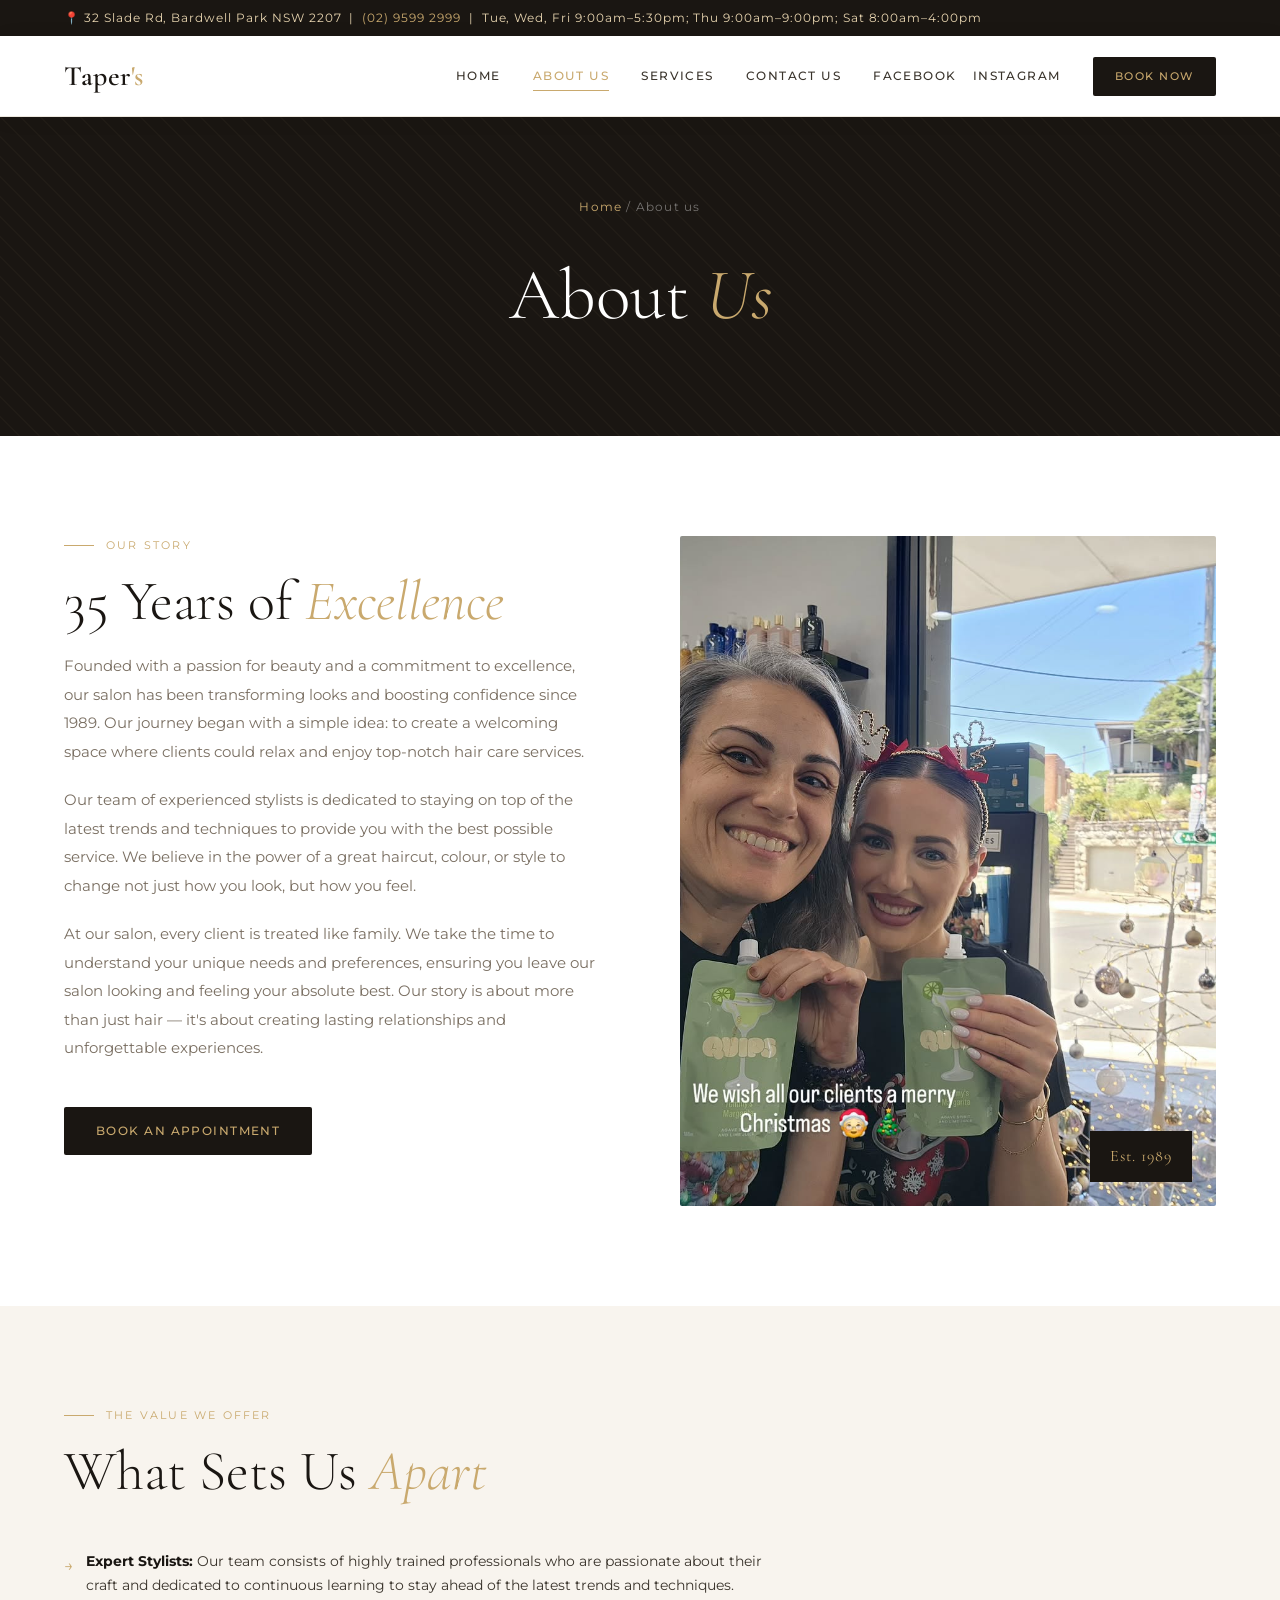
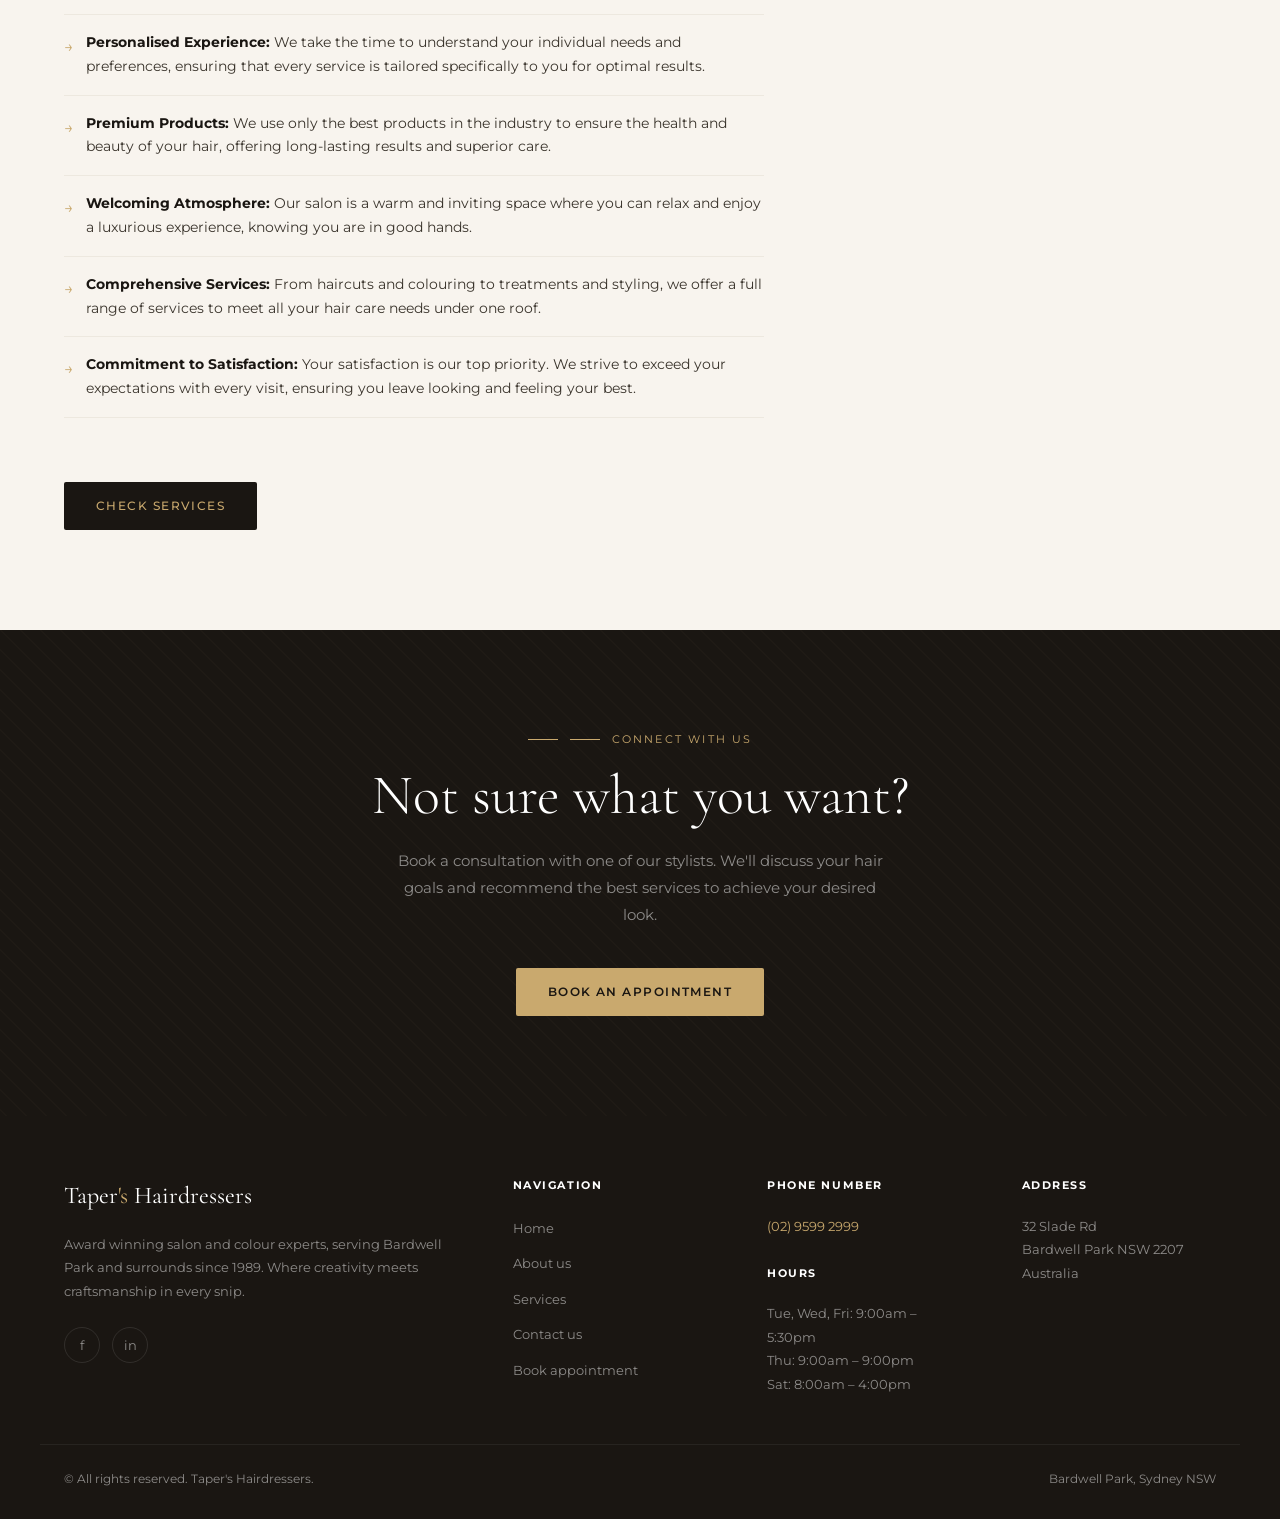
<file: about.html>
<!DOCTYPE html>
<html lang="en">
<head>
  <meta charset="UTF-8">
  <meta name="viewport" content="width=device-width, initial-scale=1.0">
  <title>About Us – Taper's Hairdressers</title>
  <link rel="stylesheet" href="css/style.css">
</head>
<body>
  <div id="site-header"></div>

  <div class="page-hero">
    <p class="breadcrumb"><a href="index.html">Home</a> / About us</p>
    <h1>About <em style="font-style:italic;color:var(--gold)">Us</em></h1>
  </div>

  <section class="about-story">
    <div class="section-inner">
      <div class="about-story-grid">
        <div class="about-story-text">
          <div class="section-label">Our Story</div>
          <h2 class="section-title">35 Years of <em>Excellence</em></h2>
          <p>Founded with a passion for beauty and a commitment to excellence, our salon has been transforming looks and boosting confidence since 1989. Our journey began with a simple idea: to create a welcoming space where clients could relax and enjoy top-notch hair care services.</p>
          <p>Our team of experienced stylists is dedicated to staying on top of the latest trends and techniques to provide you with the best possible service. We believe in the power of a great haircut, colour, or style to change not just how you look, but how you feel.</p>
          <p>At our salon, every client is treated like family. We take the time to understand your unique needs and preferences, ensuring you leave our salon looking and feeling your absolute best. Our story is about more than just hair — it's about creating lasting relationships and unforgettable experiences.</p>
          <a href="#" target="_blank" class="btn-dark booking-link" style="margin-top:24px;">Book An Appointment</a>
        </div>
        <div class="about-image-2"></div>
      </div>
    </div>
  </section>

  <section style="background:var(--cream);padding:100px 0;">
    <div class="section-inner">
      <div class="section-label">The Value We Offer</div>
      <h2 class="section-title">What Sets Us <em>Apart</em></h2>
      <ul class="value-list" style="max-width:700px;margin-top:32px;">
        <li>
          <span class="value-icon">→</span>
          <span><strong>Expert Stylists:</strong> Our team consists of highly trained professionals who are passionate about their craft and dedicated to continuous learning to stay ahead of the latest trends and techniques.</span>
        </li>
        <li>
          <span class="value-icon">→</span>
          <span><strong>Personalised Experience:</strong> We take the time to understand your individual needs and preferences, ensuring that every service is tailored specifically to you for optimal results.</span>
        </li>
        <li>
          <span class="value-icon">→</span>
          <span><strong>Premium Products:</strong> We use only the best products in the industry to ensure the health and beauty of your hair, offering long-lasting results and superior care.</span>
        </li>
        <li>
          <span class="value-icon">→</span>
          <span><strong>Welcoming Atmosphere:</strong> Our salon is a warm and inviting space where you can relax and enjoy a luxurious experience, knowing you are in good hands.</span>
        </li>
        <li>
          <span class="value-icon">→</span>
          <span><strong>Comprehensive Services:</strong> From haircuts and colouring to treatments and styling, we offer a full range of services to meet all your hair care needs under one roof.</span>
        </li>
        <li>
          <span class="value-icon">→</span>
          <span><strong>Commitment to Satisfaction:</strong> Your satisfaction is our top priority. We strive to exceed your expectations with every visit, ensuring you leave looking and feeling your best.</span>
        </li>
      </ul>
      <a href="services.html" class="btn-dark" style="margin-top:40px;">Check Services</a>
    </div>
  </section>

  <section class="cta-section">
    <div class="section-inner">
      <div class="section-label" style="justify-content:center;color:var(--gold)">
        <span style="display:block;width:30px;height:1px;background:var(--gold)"></span>
        Connect With Us
      </div>
      <h2 class="section-title">Not sure what you want?</h2>
      <p>Book a consultation with one of our stylists. We'll discuss your hair goals and recommend the best services to achieve your desired look.</p>
      <a href="#" target="_blank" class="btn-primary booking-link">Book An Appointment</a>
    </div>
  </section>

  <div id="site-footer"></div>

  <script src="js/main.js"></script>
  <script>
    document.getElementById('site-header').innerHTML = getHeader('About us');
    document.getElementById('site-footer').innerHTML = getFooter();
    initHamburger();
    initBookingLinks();
  </script>
</body>
</html>
</file>
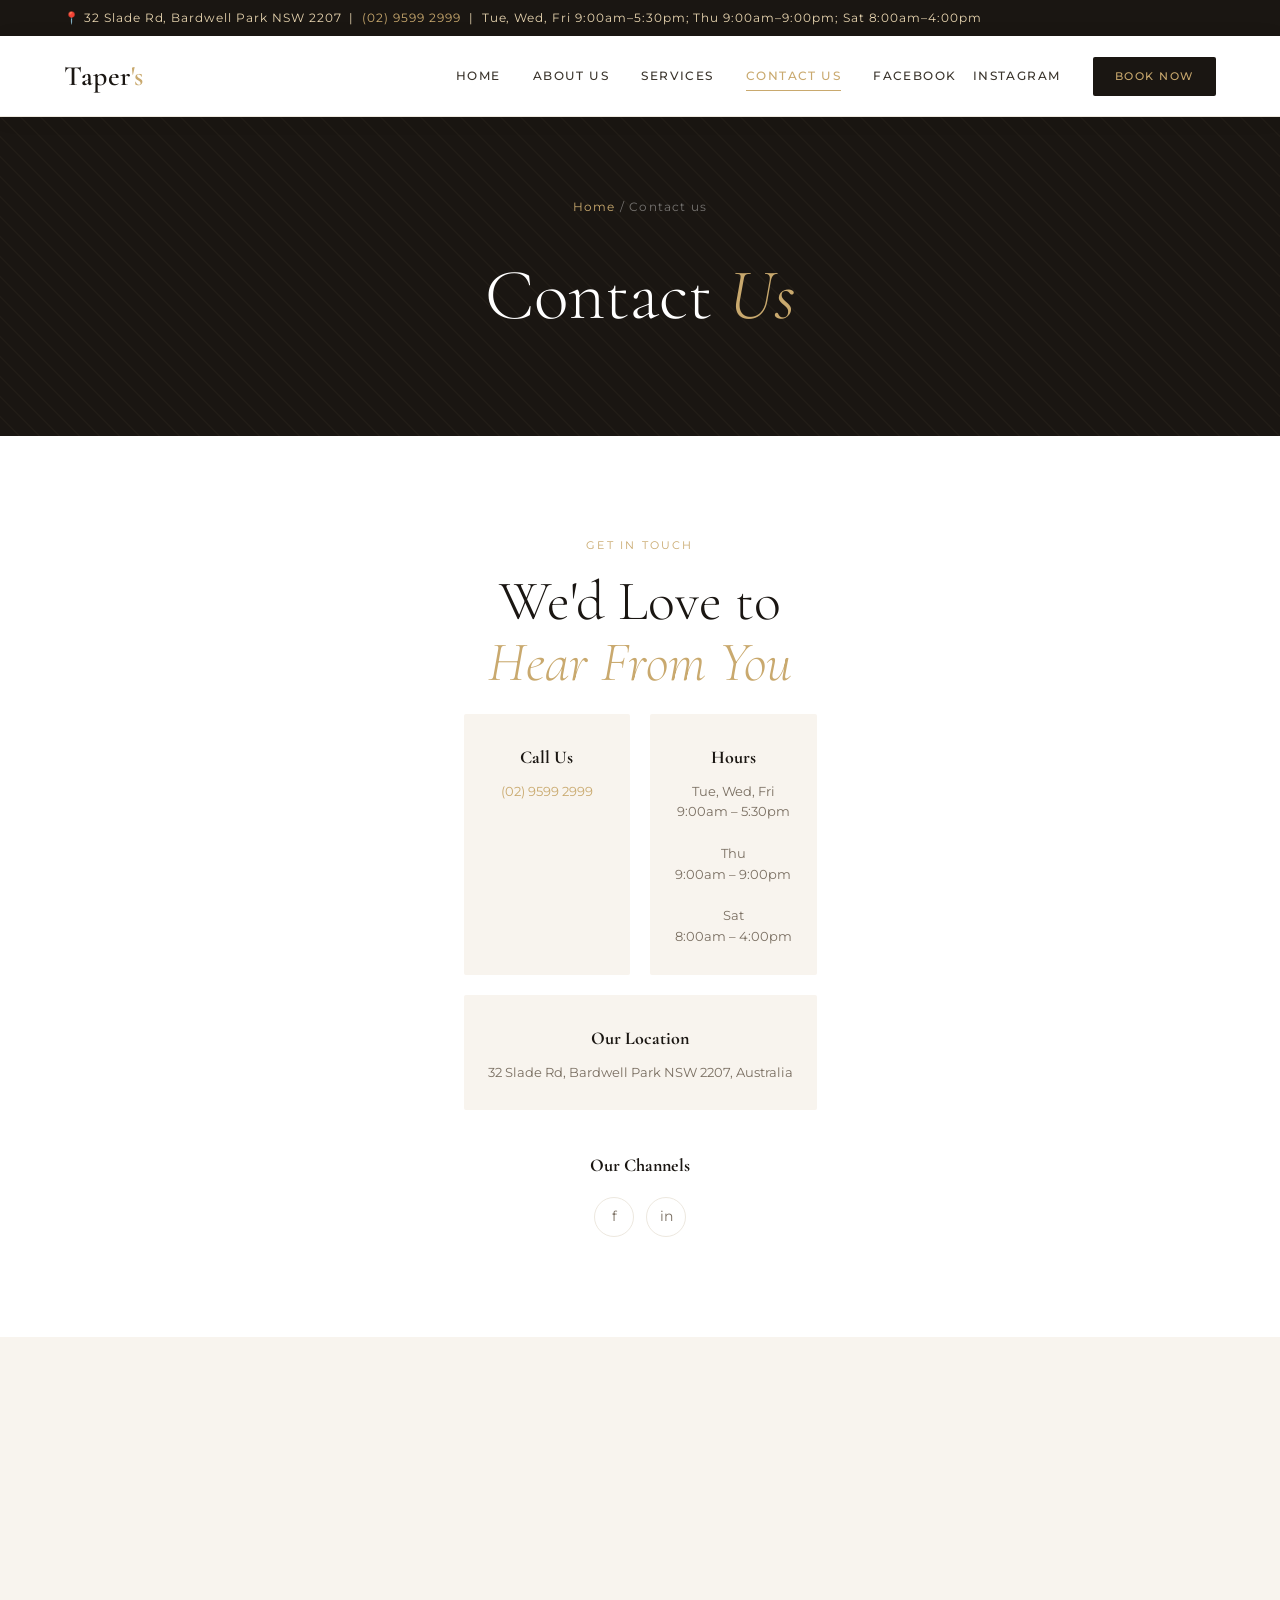
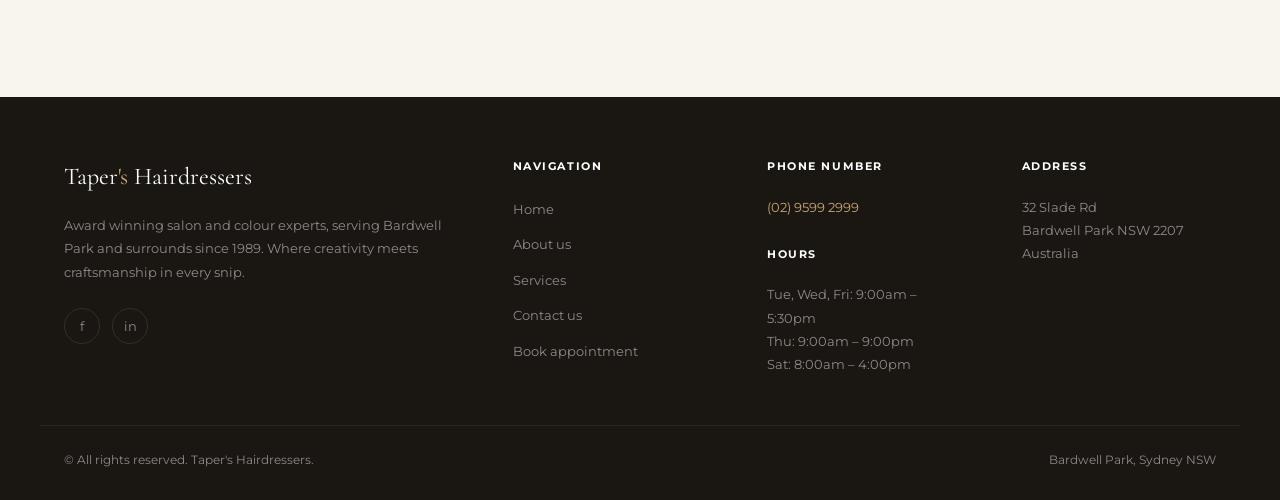
<file: contact.html>
<!DOCTYPE html>
<html lang="en">
<head>
  <meta charset="UTF-8">
  <meta name="viewport" content="width=device-width, initial-scale=1.0">
  <title>Contact Us – Taper's Hairdressers</title>
  <link rel="stylesheet" href="css/style.css">
</head>
<body>
  <div id="site-header"></div>

  <div class="page-hero">
    <p class="breadcrumb"><a href="index.html">Home</a> / Contact us</p>
    <h1>Contact <em style="font-style:italic;color:var(--gold)">Us</em></h1>
  </div>

  <section class="contact">
    <div class="section-inner">
      <div class="contact-grid">
        <div>
          <div class="section-label">Get In Touch</div>
          <h2 class="section-title">We'd Love to<br><em>Hear From You</em></h2>
          <div class="contact-cards">
            <div class="contact-card">
              <h4>Call Us</h4>
              <p><a href="tel:0295992999">(02) 9599 2999</a></p>
            </div>
            <div class="contact-card">
              <h4>Hours</h4>
              <p>Tue, Wed, Fri<br>9:00am – 5:30pm<br><br>Thu<br>9:00am – 9:00pm<br><br>Sat<br>8:00am – 4:00pm</p>
            </div>
            <div class="contact-card" style="grid-column:span 2;">
              <h4>Our Location</h4>
              <p>32 Slade Rd, Bardwell Park NSW 2207, Australia</p>
            </div>
          </div>
          <h4 style="font-family:'Cormorant Garamond',serif;font-size:18px;color:var(--dark);margin-bottom:16px;">Our Channels</h4>
          <div class="contact-socials">
            <a href="https://www.facebook.com/tapershair" target="_blank" class="social-link">f</a>
            <a href="https://www.instagram.com/tapershairdressers" target="_blank" class="social-link">in</a>
          </div>
        </div>

      </div>
    </div>
  </section>

  <div class="map-section">
    <iframe
      src="https://maps.google.com/maps?q=32%20Slade%20Rd%2C%20Bardwell%20Park%20NSW%202207%2C%20Australia&t=m&z=15&output=embed&iwloc=near"
      title="Taper's Hairdressers location"
      aria-label="Map showing Taper's Hairdressers at 32 Slade Rd, Bardwell Park NSW 2207"
      loading="lazy">
    </iframe>
  </div>

  <div id="site-footer"></div>

  <script src="js/main.js"></script>
  <script>
    document.getElementById('site-header').innerHTML = getHeader('Contact us');
    document.getElementById('site-footer').innerHTML = getFooter();
    initHamburger();
  </script>
</body>
</html>
</file>
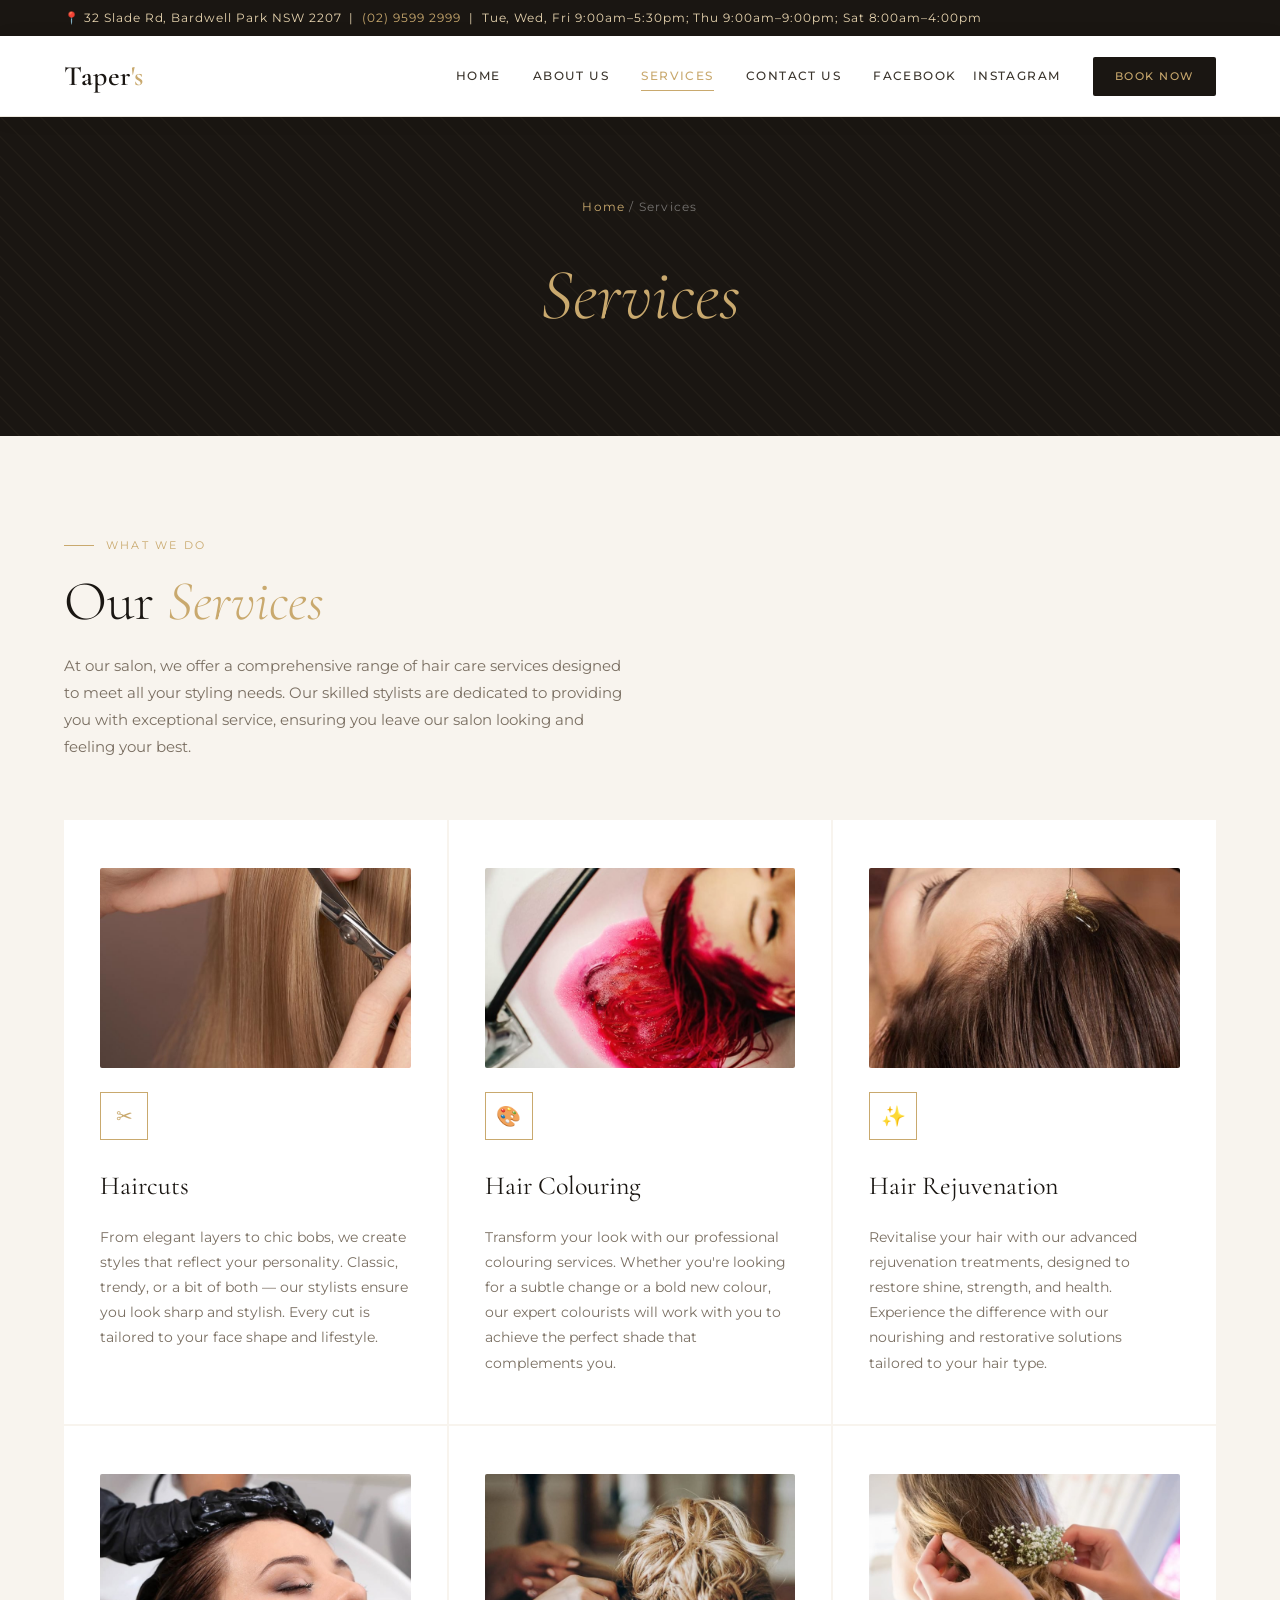
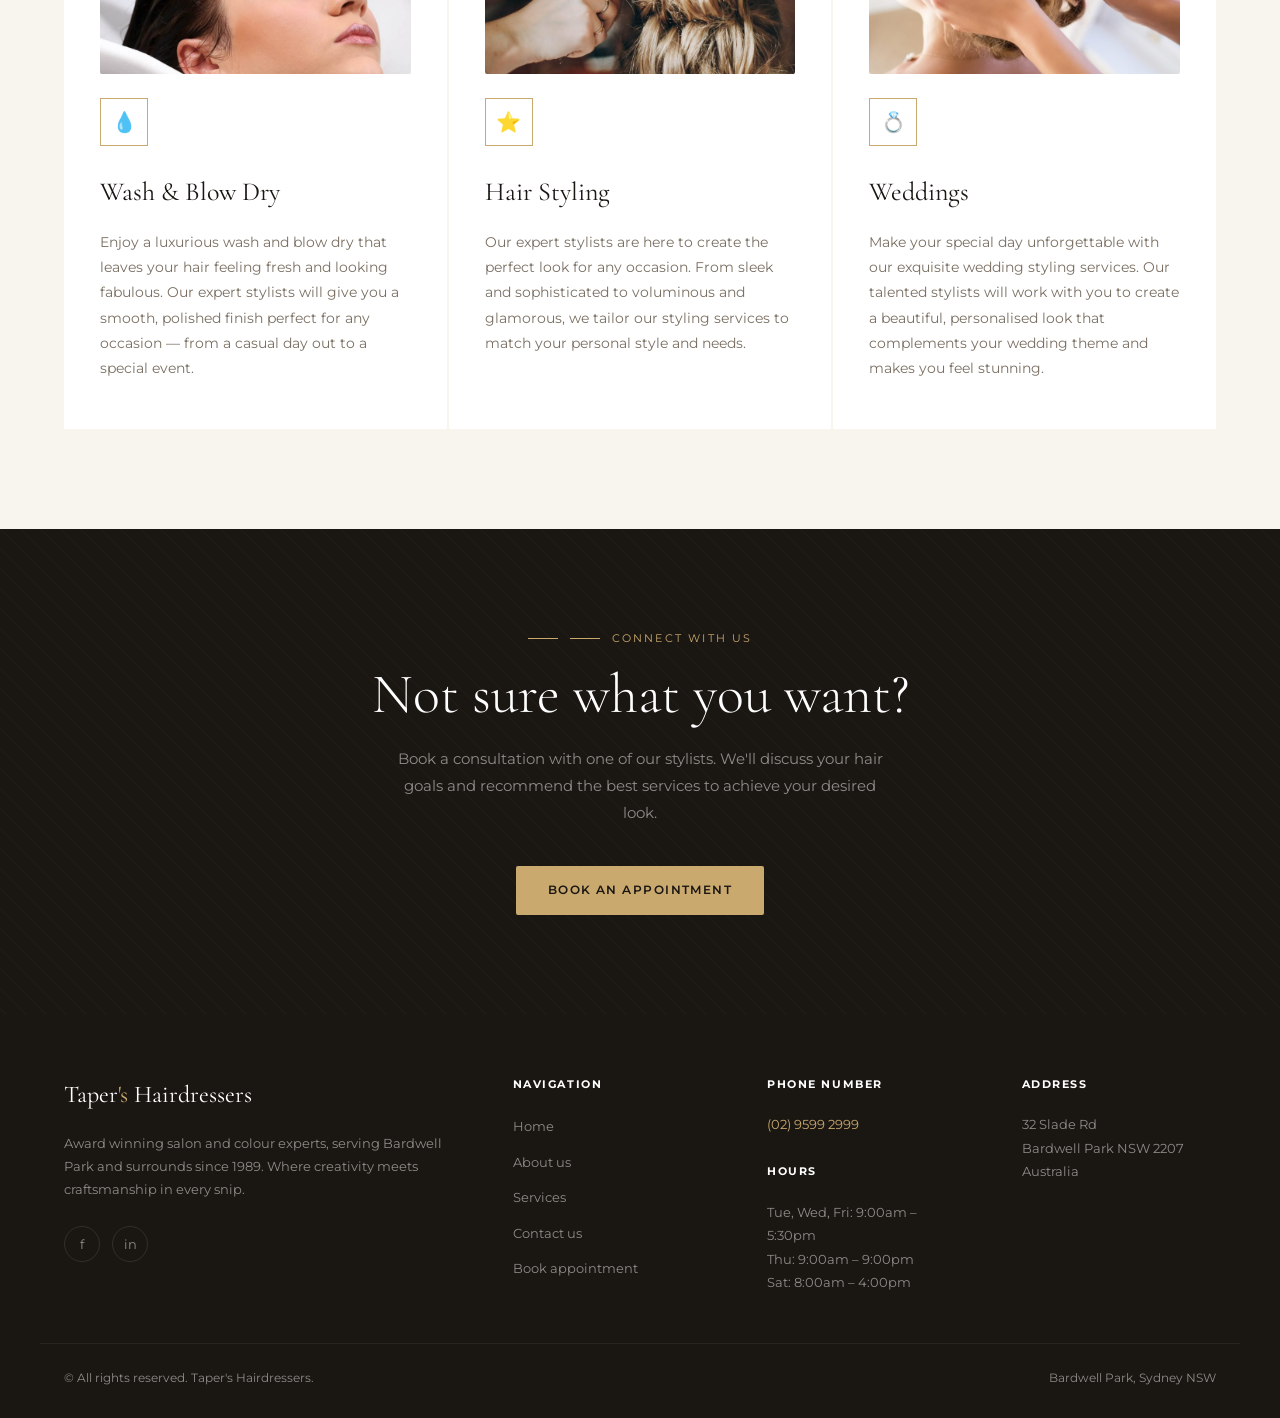
<file: services.html>
<!DOCTYPE html>
<html lang="en">
<head>
  <meta charset="UTF-8">
  <meta name="viewport" content="width=device-width, initial-scale=1.0">
  <title>Services – Taper's Hairdressers</title>
  <link rel="stylesheet" href="css/style.css">
</head>
<body>
  <div id="site-header"></div>

  <div class="page-hero">
    <p class="breadcrumb"><a href="index.html">Home</a> / Services</p>
    <h1><em style="font-style:italic;color:var(--gold)">Services</em></h1>
  </div>

  <section class="services-full">
    <div class="section-inner">
      <div class="section-label">What We Do</div>
      <h2 class="section-title">Our <em>Services</em></h2>
      <p class="section-subtitle" style="margin-bottom:60px;">At our salon, we offer a comprehensive range of hair care services designed to meet all your styling needs. Our skilled stylists are dedicated to providing you with exceptional service, ensuring you leave our salon looking and feeling your best.</p>
      <div class="services-full-grid">
        <div class="service-full-card">
          <div class="service-full-img" style="background-image:url('images/Haircuts.jpg')"></div>
          <div class="service-icon">✂</div>
          <h3>Haircuts</h3>
          <p>From elegant layers to chic bobs, we create styles that reflect your personality. Classic, trendy, or a bit of both — our stylists ensure you look sharp and stylish. Every cut is tailored to your face shape and lifestyle.</p>
        </div>
        <div class="service-full-card">
          <div class="service-full-img" style="background-image:url('images/Hair%20Coluring.jpg')"></div>
          <div class="service-icon">🎨</div>
          <h3>Hair Colouring</h3>
          <p>Transform your look with our professional colouring services. Whether you're looking for a subtle change or a bold new colour, our expert colourists will work with you to achieve the perfect shade that complements you.</p>
        </div>
        <div class="service-full-card">
          <div class="service-full-img" style="background-image:url('images/Hair%20Rejuvenation.jpg')"></div>
          <div class="service-icon">✨</div>
          <h3>Hair Rejuvenation</h3>
          <p>Revitalise your hair with our advanced rejuvenation treatments, designed to restore shine, strength, and health. Experience the difference with our nourishing and restorative solutions tailored to your hair type.</p>
        </div>
        <div class="service-full-card">
          <div class="service-full-img" style="background-image:url('images/Wash%20%26%20Blow%20Dry.jpg')"></div>
          <div class="service-icon">💧</div>
          <h3>Wash &amp; Blow Dry</h3>
          <p>Enjoy a luxurious wash and blow dry that leaves your hair feeling fresh and looking fabulous. Our expert stylists will give you a smooth, polished finish perfect for any occasion — from a casual day out to a special event.</p>
        </div>
        <div class="service-full-card">
          <div class="service-full-img" style="background-image:url('images/Hair%20Styling.jpg')"></div>
          <div class="service-icon">⭐</div>
          <h3>Hair Styling</h3>
          <p>Our expert stylists are here to create the perfect look for any occasion. From sleek and sophisticated to voluminous and glamorous, we tailor our styling services to match your personal style and needs.</p>
        </div>
        <div class="service-full-card">
          <div class="service-full-img" style="background-image:url('images/Weddings.jpg')"></div>
          <div class="service-icon">💍</div>
          <h3>Weddings</h3>
          <p>Make your special day unforgettable with our exquisite wedding styling services. Our talented stylists will work with you to create a beautiful, personalised look that complements your wedding theme and makes you feel stunning.</p>
        </div>
      </div>
    </div>
  </section>

  <section class="cta-section">
    <div class="section-inner">
      <div class="section-label" style="justify-content:center;color:var(--gold)">
        <span style="display:block;width:30px;height:1px;background:var(--gold)"></span>
        Connect With Us
      </div>
      <h2 class="section-title">Not sure what you want?</h2>
      <p>Book a consultation with one of our stylists. We'll discuss your hair goals and recommend the best services to achieve your desired look.</p>
      <a href="#" target="_blank" class="btn-primary booking-link">Book An Appointment</a>
    </div>
  </section>

  <div id="site-footer"></div>

  <script src="js/main.js"></script>
  <script>
    document.getElementById('site-header').innerHTML = getHeader('Services');
    document.getElementById('site-footer').innerHTML = getFooter();
    initHamburger();
    initBookingLinks();
  </script>
</body>
</html>
</file>
<file: css/style.css>
@import url('https://fonts.googleapis.com/css2?family=Cormorant+Garamond:ital,wght@0,300;0,400;0,500;0,600;1,300;1,400&family=Montserrat:wght@300;400;500;600&display=swap');

*, *::before, *::after { box-sizing: border-box; margin: 0; padding: 0; }

:root {
  --gold: #c9a96e;
  --gold-light: #e8d5b0;
  --dark: #1a1612;
  --dark-mid: #2c2620;
  --cream: #f8f4ee;
  --cream-mid: #ede8df;
  --text: #3a342c;
  --text-light: #7a6f62;
  --white: #ffffff;
}

html { scroll-behavior: smooth; }

body {
  font-family: 'Montserrat', sans-serif;
  background: var(--cream);
  color: var(--text);
  font-size: 15px;
  line-height: 1.7;
  overflow-x: hidden;
}

/* ── TOP BAR ── */
.top-bar {
  background: var(--dark);
  color: var(--gold-light);
  font-size: 12px;
  letter-spacing: 0.08em;
  padding: 8px 0;
  text-align: center;
}
.top-bar-inner {
  max-width: 1200px;
  margin: 0 auto;
  padding: 0 24px;
  display: flex;
  justify-content: space-between;
  align-items: center;
}
.top-bar a { color: var(--gold); text-decoration: none; }
.top-bar .socials { display: flex; gap: 16px; }
.top-bar .socials a:hover { color: var(--white); }
nav .socials { display: flex; gap: 16px; align-items: center; }

/* ── HEADER ── */
header {
  background: var(--white);
  border-bottom: 1px solid var(--cream-mid);
  position: sticky;
  top: 0;
  z-index: 100;
  box-shadow: 0 2px 20px rgba(0,0,0,0.06);
}
.header-inner {
  max-width: 1200px;
  margin: 0 auto;
  padding: 0 24px;
  display: flex;
  justify-content: space-between;
  align-items: center;
  height: 80px;
}
.logo {
  font-family: 'Cormorant Garamond', serif;
  font-size: 28px;
  font-weight: 600;
  color: var(--dark);
  text-decoration: none;
  letter-spacing: 0.02em;
}
.logo span { color: var(--gold); }

nav { display: flex; gap: 32px; align-items: center; }
nav a {
  font-size: 12px;
  font-weight: 500;
  letter-spacing: 0.12em;
  text-transform: uppercase;
  color: var(--text);
  text-decoration: none;
  position: relative;
  transition: color 0.25s;
}
nav a::after {
  content: '';
  position: absolute;
  bottom: -4px;
  left: 0;
  width: 0;
  height: 1px;
  background: var(--gold);
  transition: width 0.3s;
}
nav a:hover, nav a.active { color: var(--gold); }
nav a:hover::after, nav a.active::after { width: 100%; }

.btn-book {
  background: var(--dark);
  color: var(--gold) !important;
  padding: 10px 22px;
  border-radius: 2px;
  font-size: 11px !important;
  letter-spacing: 0.14em !important;
  transition: background 0.25s !important;
}
.btn-book::after { display: none !important; }
.btn-book:hover { background: var(--gold) !important; color: var(--dark) !important; }

/* ── HAMBURGER ── */
.hamburger {
  display: none;
  flex-direction: column;
  gap: 5px;
  cursor: pointer;
  padding: 4px;
  background: none;
  border: none;
}
.hamburger span {
  display: block;
  width: 24px;
  height: 2px;
  background: var(--dark);
  transition: all 0.3s;
}

/* ── HERO ── */
.hero {
  position: relative;
  min-height: 90vh;
  display: flex;
  align-items: center;
  background: var(--dark);
  overflow: hidden;
}
.hero-bg {
  position: absolute;
  inset: 0;
  background: linear-gradient(135deg, var(--dark) 0%, #2c1f15 50%, #1a1612 100%);
}
.hero-pattern {
  position: absolute;
  inset: 0;
  opacity: 0.04;
  background-image: repeating-linear-gradient(45deg, var(--gold) 0, var(--gold) 1px, transparent 0, transparent 50%);
  background-size: 20px 20px;
}
.hero-content {
  position: relative;
  max-width: 1200px;
  margin: 0 auto;
  padding: 80px 24px;
  width: 100%;
}
.hero-label {
  font-size: 11px;
  letter-spacing: 0.2em;
  text-transform: uppercase;
  color: var(--gold);
  margin-bottom: 24px;
  display: flex;
  align-items: center;
  gap: 12px;
}
.hero-label::before {
  content: '';
  display: block;
  width: 40px;
  height: 1px;
  background: var(--gold);
}
.hero h1 {
  font-family: 'Cormorant Garamond', serif;
  font-size: clamp(52px, 8vw, 96px);
  font-weight: 300;
  color: var(--white);
  line-height: 1.05;
  margin-bottom: 24px;
  letter-spacing: -0.01em;
}
.hero h1 em {
  font-style: italic;
  color: var(--gold);
}
.hero p {
  font-size: 15px;
  color: rgba(255,255,255,0.6);
  max-width: 480px;
  margin-bottom: 40px;
  letter-spacing: 0.02em;
}
.hero-cta {
  display: flex;
  gap: 16px;
  flex-wrap: wrap;
}
.hero-cta-main {
  display: flex;
  gap: 16px;
  flex-wrap: wrap;
}
.hero-social-buttons {
  display: flex;
  gap: 16px;
  flex-wrap: wrap;
  width: 100%;
}
.btn-primary {
  background: var(--gold);
  color: var(--dark);
  padding: 14px 32px;
  font-size: 12px;
  font-weight: 600;
  letter-spacing: 0.12em;
  text-transform: uppercase;
  text-decoration: none;
  border-radius: 2px;
  transition: all 0.25s;
  display: inline-block;
}
.btn-primary:hover { background: var(--gold-light); }
.btn-outline {
  border: 1px solid rgba(255,255,255,0.3);
  color: var(--white);
  padding: 14px 32px;
  font-size: 12px;
  font-weight: 500;
  letter-spacing: 0.12em;
  text-transform: uppercase;
  text-decoration: none;
  border-radius: 2px;
  transition: all 0.25s;
  display: inline-block;
}
.btn-outline:hover { border-color: var(--gold); color: var(--gold); }

.hero-stats {
  position: absolute;
  right: 80px;
  bottom: 80px;
  display: flex;
  gap: 48px;
}
.stat-item { text-align: right; }
.stat-num {
  font-family: 'Cormorant Garamond', serif;
  font-size: 40px;
  font-weight: 300;
  color: var(--gold);
  line-height: 1;
}
.stat-label {
  font-size: 10px;
  letter-spacing: 0.14em;
  text-transform: uppercase;
  color: rgba(255,255,255,0.4);
  margin-top: 4px;
}

/* ── SECTIONS ── */
section { padding: 100px 0; }
.section-inner { max-width: 1200px; margin: 0 auto; padding: 0 24px; }

.section-label {
  font-size: 11px;
  letter-spacing: 0.2em;
  text-transform: uppercase;
  color: var(--gold);
  margin-bottom: 16px;
  display: flex;
  align-items: center;
  gap: 12px;
}
.section-label::before {
  content: '';
  display: block;
  width: 30px;
  height: 1px;
  background: var(--gold);
}
.section-title {
  font-family: 'Cormorant Garamond', serif;
  font-size: clamp(36px, 5vw, 56px);
  font-weight: 300;
  color: var(--dark);
  line-height: 1.1;
  margin-bottom: 20px;
}
.section-title em { font-style: italic; color: var(--gold); }
.section-subtitle {
  font-size: 15px;
  color: var(--text-light);
  max-width: 560px;
  line-height: 1.8;
}

/* ── ABOUT SECTION ── */
.about { background: var(--white); }
.about-grid {
  display: grid;
  grid-template-columns: 1fr 1fr;
  gap: 80px;
  align-items: center;
}
.about-image-wrap {
  position: relative;
}
.about-image-placeholder {
  width: 100%;
  aspect-ratio: 3/4;
  border-radius: 2px;
  display: flex;
  align-items: center;
  justify-content: center;
  overflow: hidden;
}
.about-image-placeholder::before {
  content: '';
  position: absolute;
  inset: 20px;
  border: 1px solid var(--gold);
  opacity: 0.3;
}
.about-image-inner {
  width: 100%;
  height: 100%;
  display: flex;
  align-items: flex-end;
  padding: 32px;
  position: relative;
}
.about-image-inner img {
  position: static;
  width: 100%;
  height: 100%;
  object-fit: cover;
  display: block;
}
.about-badge {
  position: relative;
  z-index: 1;
}
.about-accent {
  position: absolute;
  top: -20px;
  right: -20px;
  width: 120px;
  height: 120px;
  border: 1px solid var(--gold);
  opacity: 0.2;
}
.about-badge {
  background: var(--dark);
  color: var(--gold);
  padding: 20px 24px;
  font-family: 'Cormorant Garamond', serif;
  font-size: 14px;
  line-height: 1.4;
}
.about-badge strong {
  display: block;
  font-size: 32px;
  font-weight: 300;
  margin-bottom: 4px;
}
.features-list {
  list-style: none;
  margin: 32px 0;
  display: grid;
  grid-template-columns: 1fr 1fr;
  gap: 12px;
}
.features-list li {
  font-size: 13px;
  color: var(--text-light);
  display: flex;
  align-items: center;
  gap: 10px;
}
.features-list li::before {
  content: '→';
  color: var(--gold);
  font-size: 14px;
  flex-shrink: 0;
}
.btn-dark {
  background: var(--dark);
  color: var(--gold);
  padding: 14px 32px;
  font-size: 12px;
  font-weight: 500;
  letter-spacing: 0.12em;
  text-transform: uppercase;
  text-decoration: none;
  border-radius: 2px;
  transition: all 0.25s;
  display: inline-block;
}
.btn-dark:hover { background: var(--gold); color: var(--dark); }

/* ── SERVICES ── */
.services { background: var(--cream); }
.services-header {
  display: flex;
  justify-content: space-between;
  align-items: flex-end;
  margin-bottom: 60px;
}
.services-grid {
  display: grid;
  grid-template-columns: repeat(3, 1fr);
  gap: 2px;
}
.service-card {
  background: var(--white);
  padding: 48px 36px;
  transition: all 0.3s;
  position: relative;
  overflow: hidden;
}
.service-card::before {
  content: '';
  position: absolute;
  bottom: 0;
  left: 0;
  width: 0;
  height: 2px;
  background: var(--gold);
  transition: width 0.4s;
}
.service-card:hover { transform: translateY(-4px); box-shadow: 0 20px 60px rgba(0,0,0,0.08); }
.service-card:hover::before { width: 100%; }
.service-num {
  font-family: 'Cormorant Garamond', serif;
  font-size: 60px;
  font-weight: 300;
  color: var(--cream-mid);
  line-height: 1;
  margin-bottom: 24px;
}
.service-img {
  width: 100%;
  height: 200px;
  margin-bottom: 24px;
  overflow: hidden;
  position: relative;
}
.service-img img {
  width: 100%;
  height: 200px;
  object-fit: cover;
  display: block;
}
.service-img-inner {
  width: 100%;
  height: 100%;
  background: linear-gradient(135deg, var(--cream-mid) 0%, #c8b89a 100%);
  display: flex;
  align-items: center;
  justify-content: center;
  font-family: 'Cormorant Garamond', serif;
  font-size: 48px;
  color: rgba(201,169,110,0.3);
}
.service-card h3 {
  font-family: 'Cormorant Garamond', serif;
  font-size: 24px;
  font-weight: 400;
  color: var(--dark);
  margin-bottom: 12px;
}
.service-card p { font-size: 13px; color: var(--text-light); line-height: 1.8; }

/* ── GALLERY ── */
.gallery { background: var(--dark); padding: 100px 0; }
.gallery .section-title { color: var(--white); }
.gallery-header { margin-bottom: 48px; }
.gallery-grid {
  display: grid;
  grid-template-columns: repeat(4, 1fr);
  grid-template-rows: 200px 200px;
  gap: 4px;
}
.gallery-item {
  background: var(--dark-mid);
  background-size: cover;
  background-position: center;
  background-repeat: no-repeat;
  overflow: hidden;
  position: relative;
  cursor: pointer;
}
.gallery-item:first-child { grid-column: span 2; grid-row: span 2; }
.gallery-item-inner {
  width: 100%;
  height: 100%;
  background: transparent;
  transition: transform 0.5s;
  display: flex;
  align-items: center;
  justify-content: center;
}
.gallery-item-inner img {
  width: 100%;
  height: 100%;
  object-fit: cover;
  display: block;
}
.gallery-item:hover .gallery-item-inner { transform: scale(1.05); }
.gallery-overlay {
  position: absolute;
  inset: 0;
  background: rgba(201,169,110,0);
  transition: background 0.3s;
  display: flex;
  align-items: center;
  justify-content: center;
}
.gallery-item:hover .gallery-overlay { background: rgba(201,169,110,0.15); }
.gallery-icon {
  font-family: 'Cormorant Garamond', serif;
  font-size: 32px;
  color: rgba(201,169,110,0.4);
  display: none;
}

/* ── REVIEWS ── */
.reviews { background: var(--cream-mid); }
.reviews-header { text-align: center; margin-bottom: 60px; }
.reviews-header .section-label { justify-content: center; }
.reviews-header .section-label::before { display: none; }
.stars {
  display: flex;
  justify-content: center;
  gap: 4px;
  margin-bottom: 8px;
}
.star { color: var(--gold); font-size: 18px; }
.rating-text {
  font-family: 'Cormorant Garamond', serif;
  font-size: 20px;
  color: var(--text-light);
}
.reviews-grid {
  display: grid;
  grid-template-columns: repeat(3, 1fr);
  gap: 24px;
}
.review-card {
  background: var(--white);
  padding: 36px;
  border-radius: 2px;
}
.review-stars { display: flex; gap: 3px; margin-bottom: 16px; }
.review-stars .star { font-size: 14px; }
.review-text {
  font-size: 14px;
  color: var(--text);
  line-height: 1.8;
  margin-bottom: 20px;
  font-style: italic;
}
.review-author {
  font-size: 12px;
  font-weight: 600;
  letter-spacing: 0.08em;
  color: var(--text-light);
  text-transform: uppercase;
}

/* ── CONNECT CTA ── */
.cta-section {
  background: var(--dark);
  padding: 100px 0;
  text-align: center;
  position: relative;
  overflow: hidden;
  z-index: 0;
}
.cta-section::before {
  content: '';
  position: absolute;
  inset: 0;
  opacity: 0.03;
  pointer-events: none;
  z-index: 0;
  background-image: repeating-linear-gradient(45deg, var(--gold) 0, var(--gold) 1px, transparent 0, transparent 50%);
  background-size: 20px 20px;
}
.cta-section .section-inner,
.cta-section .section-label,
.cta-section .section-title,
.cta-section p,
.cta-section .btn-primary {
  position: relative;
  z-index: 1;
}
.cta-section .section-title { color: var(--white); }
.cta-section p { color: rgba(255,255,255,0.5); max-width: 500px; margin: 0 auto 40px; font-size: 15px; line-height: 1.8; }

/* ── CONTACT ── */
.contact { background: var(--white); }
.contact .section-label {
  justify-content: center;
}
.contact .section-label::before {
  display: none;
}
.contact-grid {
  display: grid;
  grid-template-columns: 1fr;
  gap: 40px;
  justify-items: center;
  text-align: center;
}
.contact-cards {
  display: grid;
  grid-template-columns: repeat(2, minmax(0, 1fr));
  gap: 20px;
  margin: 0 auto 40px;
  max-width: 900px;
  width: 100%;
}
.contact-card {
  background: var(--cream);
  padding: 28px 24px;
  border-radius: 2px;
  text-align: center;
}
.contact-card h4 {
  font-family: 'Cormorant Garamond', serif;
  font-size: 18px;
  color: var(--dark);
  margin-bottom: 8px;
}
.contact-card p { font-size: 13px; color: var(--text-light); line-height: 1.6; }
.contact-card a { color: var(--gold); text-decoration: none; }
.contact-socials {
  display: flex;
  gap: 12px;
  justify-content: center;
}
.social-link {
  width: 40px;
  height: 40px;
  border: 1px solid var(--cream-mid);
  display: flex;
  align-items: center;
  justify-content: center;
  border-radius: 50%;
  font-size: 14px;
  color: var(--text-light);
  text-decoration: none;
  transition: all 0.25s;
}
.social-link:hover { border-color: var(--gold); color: var(--gold); }

/* ── CONTACT FORM ── */
.contact-form { display: flex; flex-direction: column; gap: 16px; }
.form-field { display: flex; flex-direction: column; gap: 6px; }
.form-field label { font-size: 11px; letter-spacing: 0.1em; text-transform: uppercase; color: var(--text-light); }
.form-field input,
.form-field textarea {
  background: var(--cream);
  border: 1px solid var(--cream-mid);
  padding: 14px 16px;
  font-family: 'Montserrat', sans-serif;
  font-size: 14px;
  color: var(--text);
  border-radius: 2px;
  outline: none;
  transition: border-color 0.25s;
  width: 100%;
}
.form-field input:focus,
.form-field textarea:focus { border-color: var(--gold); }
.form-field textarea { resize: vertical; min-height: 120px; }
.btn-submit {
  background: var(--dark);
  color: var(--gold);
  border: none;
  padding: 14px 32px;
  font-family: 'Montserrat', sans-serif;
  font-size: 12px;
  font-weight: 500;
  letter-spacing: 0.12em;
  text-transform: uppercase;
  cursor: pointer;
  border-radius: 2px;
  transition: all 0.25s;
  align-self: flex-start;
}
.btn-submit:hover { background: var(--gold); color: var(--dark); }

/* ── MAP ── */
.map-section { padding: 0; }
.map-section iframe { display: block; width: 100%; height: 360px; border: none; filter: grayscale(20%); }

/* ── FOOTER ── */
footer {
  background: var(--dark);
  color: rgba(255,255,255,0.5);
  padding: 60px 0 30px;
}
.footer-grid {
  max-width: 1200px;
  margin: 0 auto;
  padding: 0 24px;
  display: grid;
  grid-template-columns: 2fr 1fr 1fr 1fr;
  gap: 60px;
  margin-bottom: 48px;
}
.footer-logo {
  font-family: 'Cormorant Garamond', serif;
  font-size: 24px;
  color: var(--white);
  margin-bottom: 16px;
}
.footer-logo span { color: var(--gold); }
.footer-desc { font-size: 13px; line-height: 1.8; margin-bottom: 24px; }
.footer-socials { display: flex; gap: 12px; }
.footer-social {
  width: 36px;
  height: 36px;
  border: 1px solid rgba(255,255,255,0.1);
  border-radius: 50%;
  display: flex;
  align-items: center;
  justify-content: center;
  font-size: 13px;
  color: rgba(255,255,255,0.5);
  text-decoration: none;
  transition: all 0.25s;
}
.footer-social:hover { border-color: var(--gold); color: var(--gold); }
.footer-col h5 {
  font-size: 11px;
  letter-spacing: 0.14em;
  text-transform: uppercase;
  color: var(--white);
  margin-bottom: 20px;
}
.footer-col ul { list-style: none; }
.footer-col ul li { margin-bottom: 10px; }
.footer-col ul li a {
  font-size: 13px;
  color: rgba(255,255,255,0.5);
  text-decoration: none;
  transition: color 0.25s;
}
.footer-col ul li a:hover { color: var(--gold); }
.footer-col p { font-size: 13px; line-height: 1.8; }
.footer-bottom {
  max-width: 1200px;
  margin: 0 auto;
  padding: 24px 24px 0;
  border-top: 1px solid rgba(255,255,255,0.06);
  font-size: 12px;
  display: flex;
  justify-content: space-between;
}

/* ── PAGE HERO ── */
.page-hero {
  background: var(--dark);
  padding: 80px 0;
  text-align: center;
  position: relative;
  overflow: hidden;
}
.page-hero::before {
  content: '';
  position: absolute;
  inset: 0;
  opacity: 0.04;
  background-image: repeating-linear-gradient(45deg, var(--gold) 0, var(--gold) 1px, transparent 0, transparent 50%);
  background-size: 20px 20px;
}
.page-hero h1 {
  font-family: 'Cormorant Garamond', serif;
  font-size: clamp(40px, 6vw, 72px);
  font-weight: 300;
  color: var(--white);
  position: relative;
}
.page-hero .breadcrumb {
  font-size: 12px;
  letter-spacing: 0.1em;
  color: rgba(255,255,255,0.4);
  margin-bottom: 16px;
  position: relative;
}
.page-hero .breadcrumb a { color: var(--gold); text-decoration: none; }

/* ── ABOUT PAGE ── */
.about-story { background: var(--white); }
.about-story-grid {
  display: grid;
  grid-template-columns: 1fr 1fr;
  gap: 80px;
  align-items: start;
}
.about-story-text p { font-size: 15px; color: var(--text-light); line-height: 1.9; margin-bottom: 20px; }
.value-list { list-style: none; margin: 24px 0; }
.value-list li {
  padding: 16px 0;
  border-bottom: 1px solid var(--cream-mid);
  font-size: 14px;
  color: var(--text);
  display: flex;
  align-items: flex-start;
  gap: 12px;
}
.value-list li strong { color: var(--dark); }
.value-icon { color: var(--gold); font-size: 16px; flex-shrink: 0; margin-top: 2px; }
.about-image-2 {
  width: 100%;
  aspect-ratio: 4/5;
  background-image: url("../about us images/about us.heic");
  background-size: cover;
  background-position: center;
  border-radius: 2px;
  position: relative;
}
.about-image-2::after {
  content: 'Est. 1989';
  position: absolute;
  bottom: 24px;
  right: 24px;
  background: var(--dark);
  color: var(--gold);
  font-family: 'Cormorant Garamond', serif;
  font-size: 16px;
  padding: 12px 20px;
  letter-spacing: 0.06em;
}

/* ── SERVICES PAGE ── */
.services-full { background: var(--cream); }
.services-full-grid {
  display: grid;
  grid-template-columns: repeat(3, 1fr);
  gap: 2px;
}
.service-full-card {
  background: var(--white);
  padding: 48px 36px;
  transition: all 0.3s;
}
.service-full-img {
  width: 100%;
  height: 200px;
  background: var(--cream-mid);
  background-size: cover;
  background-position: center;
  background-repeat: no-repeat;
  margin-bottom: 24px;
  border-radius: 2px;
}
.service-full-card:hover { box-shadow: 0 20px 60px rgba(0,0,0,0.08); transform: translateY(-4px); }
.service-full-card h3 {
  font-family: 'Cormorant Garamond', serif;
  font-size: 26px;
  font-weight: 400;
  color: var(--dark);
  margin-bottom: 16px;
}
.service-full-card p { font-size: 14px; color: var(--text-light); line-height: 1.8; }
.service-icon {
  width: 48px;
  height: 48px;
  border: 1px solid var(--gold);
  display: flex;
  align-items: center;
  justify-content: center;
  margin-bottom: 24px;
  color: var(--gold);
  font-size: 20px;
}

/* ── RESPONSIVE ── */
@media (max-width: 1024px) {
  .hero-stats { position: static; flex-direction: row; margin-top: 60px; }
  .stat-item { text-align: left; }
  .footer-grid { grid-template-columns: 1fr 1fr; gap: 40px; }
}

@media (max-width: 768px) {
  nav { display: none; position: fixed; top: 80px; left: 0; right: 0; background: var(--white); flex-direction: column; padding: 24px; gap: 20px; box-shadow: 0 20px 40px rgba(0,0,0,0.1); z-index: 99; }
  nav.open { display: flex; }
  nav a { font-size: 14px; }
  .hamburger { display: flex; }
  .about-grid, .about-story-grid, .contact-grid { grid-template-columns: 1fr; gap: 40px; }
  .services-grid, .services-full-grid, .reviews-grid { grid-template-columns: 1fr; }
  .gallery-grid { grid-template-columns: repeat(2, 1fr); }
  .gallery-item:first-child { grid-column: span 1; grid-row: span 1; }
  .hero-stats { flex-direction: column; gap: 24px; }
  .services-header { flex-direction: column; align-items: flex-start; gap: 20px; }
  .footer-grid { grid-template-columns: 1fr; gap: 32px; }
  .footer-bottom { flex-direction: column; gap: 8px; }
  .contact-cards { grid-template-columns: 1fr; }
  .features-list { grid-template-columns: 1fr; }
}

/* ── ANIMATIONS ── */
@keyframes fadeUp {
  from { opacity: 0; transform: translateY(30px); }
  to { opacity: 1; transform: translateY(0); }
}
.animate { animation: fadeUp 0.7s ease forwards; }
.delay-1 { animation-delay: 0.1s; opacity: 0; }
.delay-2 { animation-delay: 0.2s; opacity: 0; }
.delay-3 { animation-delay: 0.3s; opacity: 0; }
.delay-4 { animation-delay: 0.4s; opacity: 0; }

/* ── FORM SUCCESS ── */
.form-success {
  background: rgba(201,169,110,0.1);
  border: 1px solid var(--gold);
  color: var(--dark);
  padding: 16px 20px;
  font-size: 14px;
  border-radius: 2px;
  display: none;
}
</file>
